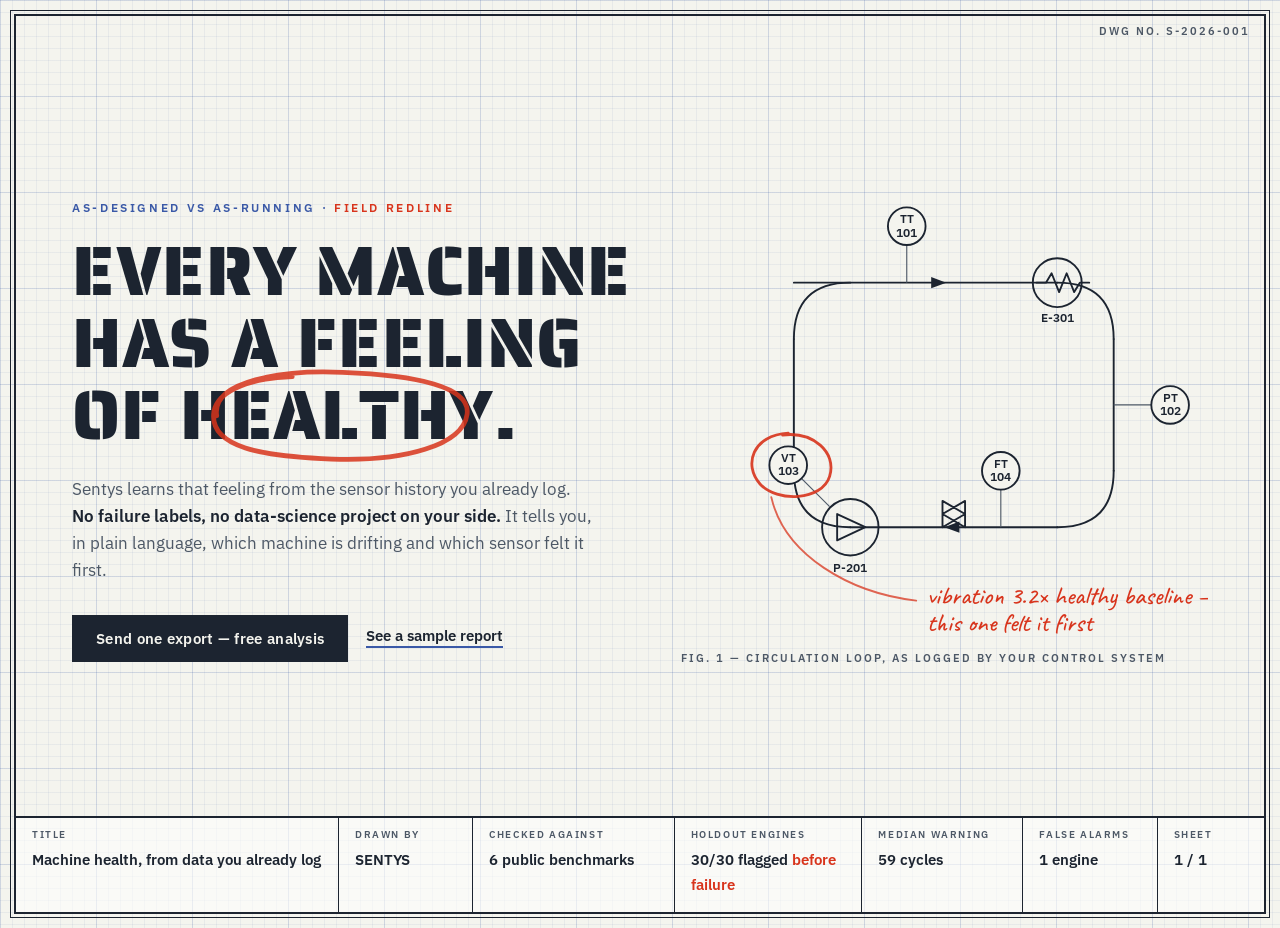
<file: concepts/redline/index.html>
<!DOCTYPE html>
<html lang="en">
<head>
<meta charset="utf-8">
<meta name="viewport" content="width=device-width, initial-scale=1">
<title>Sentys — concept: REDLINE (as-designed vs as-running)</title>
<meta name="description" content="Counter-concept prototype: the engineering drawing sheet, redlined by reality. Single fold only.">
<meta name="robots" content="noindex">
<link rel="icon" href="data:,">
<style>
@font-face{font-family:'Stencil';src:url('fonts/stencil.woff2') format('woff2');font-display:swap}
@font-face{font-family:'Plex';src:url('fonts/plex-400.woff2') format('woff2');font-weight:400;font-display:swap}
@font-face{font-family:'Plex';src:url('fonts/plex-600.woff2') format('woff2');font-weight:600;font-display:swap}
@font-face{font-family:'Checker';src:url('fonts/caveat-500.woff2') format('woff2');font-weight:500;font-display:swap}

:root{
  --vellum:#f4f4ee;
  --ink:#1c2430;
  --ink-dim:#4d5866;
  --draft:#3a59a7;          /* drafting blue */
  --draft-faint:rgba(58,89,167,.14);
  --draft-ghost:rgba(58,89,167,.07);
  --pencil:#d8341c;         /* red pencil */
}
*{box-sizing:border-box}
html,body{margin:0}
body{
  min-height:100vh; color:var(--ink);
  font:400 16px/1.6 'Plex',system-ui,sans-serif;
  background:
    linear-gradient(var(--draft-faint) 1px, transparent 1px),
    linear-gradient(90deg, var(--draft-faint) 1px, transparent 1px),
    linear-gradient(var(--draft-ghost) 1px, transparent 1px),
    linear-gradient(90deg, var(--draft-ghost) 1px, transparent 1px),
    var(--vellum);
  background-size:96px 96px, 96px 96px, 12px 12px, 12px 12px, auto;
}
/* the sheet frame */
.sheet{
  position:relative; min-height:100vh;
  display:flex; flex-direction:column;
  margin:14px; border:2px solid var(--ink);
  outline:1px solid var(--ink); outline-offset:3px;
}
.dwgno{
  position:absolute; top:10px; right:14px;
  font:600 11px/1 'Plex'; letter-spacing:.18em; color:var(--ink-dim);
}
.fold{
  flex:1; display:grid; grid-template-columns:minmax(0,10fr) minmax(0,9fr);
  gap:24px; align-items:center; padding:56px 56px 24px;
}
.eyebrow{
  font:600 12px/1 'Plex'; letter-spacing:.22em; text-transform:uppercase;
  color:var(--draft); margin:0 0 22px;
}
.eyebrow .rl{color:var(--pencil)}
h1{
  font:400 clamp(40px,5.4vw,72px)/1.04 'Stencil';
  letter-spacing:.01em; text-transform:uppercase; margin:0 0 24px;
  text-wrap:balance;
}
.circled{position:relative; display:inline-block}
.circled svg{position:absolute; inset:-22% -15%; width:130%; height:144%; overflow:visible; pointer-events:none}
.circled path{
  fill:none; stroke:var(--pencil); stroke-width:3.4; stroke-linecap:round; opacity:.85;
  stroke-dasharray:620; stroke-dashoffset:620; animation:draw 1s ease-out .5s forwards;
}
@keyframes draw{to{stroke-dashoffset:0}}
.sub{max-width:52ch; margin:0 0 30px; font-size:17px; color:var(--ink-dim)}
.sub b{color:var(--ink)}
.cta{display:flex; gap:18px; align-items:center; flex-wrap:wrap}
.btn{
  display:inline-block; padding:14px 22px; text-decoration:none;
  font:600 15px/1 'Plex'; letter-spacing:.02em;
  background:var(--ink); color:var(--vellum); border:2px solid var(--ink);
}
.btn:hover{background:var(--draft); border-color:var(--draft)}
.ghost{
  color:var(--ink); text-decoration:none; font:600 15px/1 'Plex';
  border-bottom:2px solid var(--draft); padding-bottom:3px;
}
.ghost:hover{color:var(--draft)}
:focus-visible{outline:3px solid var(--draft); outline-offset:2px}

/* the schematic */
.fig{min-width:0}
figure{margin:0}
.fig svg{width:100%; height:auto; display:block}
.fig .sym{stroke:var(--ink); stroke-width:2; fill:none; stroke-linejoin:round; stroke-linecap:round}
.fig .stem{stroke:var(--ink-dim); stroke-width:1.2}
.fig .tagc{stroke:var(--ink); stroke-width:2; fill:var(--vellum)}
.fig text{font:600 13px 'Plex'; fill:var(--ink); text-anchor:middle}
.fig .arr{fill:var(--ink); stroke:none}
.fig .redline{
  fill:none; stroke:var(--pencil); stroke-width:3; stroke-linecap:round; opacity:.9;
  stroke-dasharray:300; stroke-dashoffset:300; animation:draw .7s ease-out 1.5s forwards;
}
.fig .lead{
  fill:none; stroke:var(--pencil); stroke-width:2; stroke-linecap:round; opacity:.75;
  stroke-dasharray:220; stroke-dashoffset:220; animation:draw .5s ease-out 2.1s forwards;
}
.fig .note{
  font:500 27px/1.15 'Checker'; fill:var(--pencil); text-anchor:start;
  opacity:0; animation:appear .4s ease-out 2.5s forwards;
}
@keyframes appear{to{opacity:1}}
figcaption{
  margin-top:10px; font:600 11px/1.5 'Plex'; letter-spacing:.18em;
  text-transform:uppercase; color:var(--ink-dim);
}

/* title block */
.titleblock{
  display:grid; grid-template-columns:2.4fr 1fr 1.5fr 1.4fr 1.2fr 1fr .8fr;
  border-top:2px solid var(--ink); background:rgba(255,255,255,.55);
}
.tb{padding:12px 16px 14px; border-left:1px solid var(--ink)}
.tb:first-child{border-left:none}
.tb .l{
  display:block; font:600 10px/1 'Plex'; letter-spacing:.16em;
  text-transform:uppercase; color:var(--ink-dim); margin-bottom:7px;
}
.tb .v{font:600 15px/1.3 'Plex'; color:var(--ink)}
.tb .v i{font-style:normal; color:var(--pencil)}

@media (max-width:960px){
  .fold{grid-template-columns:1fr; gap:34px; padding:56px 26px 24px; align-items:start}
  .titleblock{grid-template-columns:1fr 1fr; border-top:2px solid var(--ink)}
  .tb{border-left:none; border-top:1px solid var(--draft-faint)}
  .tb:first-child{grid-column:1/-1}
}
@media (prefers-reduced-motion:reduce){
  .circled path,.fig .redline,.fig .lead{animation:none; stroke-dashoffset:0}
  .note{animation:none; opacity:1}
}
</style>
</head>
<body>
<div class="sheet">
  <span class="dwgno">DWG NO. S-2026-001</span>

  <main class="fold">
    <div class="copy">
      <p class="eyebrow">As-designed vs as-running · <span class="rl">field redline</span></p>
      <h1>Every machine has a feeling of <span class="circled">healthy<svg viewBox="0 0 200 74" aria-hidden="true"><path d="M14 37 C 10 12, 62 4, 104 6 C 156 8, 196 16, 193 36 C 190 58, 148 70, 96 68 C 48 66, 8 60, 12 34 C 15 18, 40 10, 68 9"/></svg></span>.</h1>
      <p class="sub">Sentys learns that feeling from the sensor history you already log.
        <b>No failure labels, no data-science project on your side.</b> It tells you, in plain
        language, which machine is drifting and which sensor felt it first.</p>
      <div class="cta">
        <a class="btn" href="mailto:frixos@sentys.ai">Send one export — free analysis</a>
        <a class="ghost" href="../../sample-report.html">See a sample report</a>
      </div>
    </div>

    <figure class="fig">
      <svg viewBox="0 0 560 470" role="img" aria-label="Piping and instrumentation diagram of a circulation loop: pump P-201 with four instrument tags. The vibration tag VT-103 is circled in red pencil with the note: vibration 3.2 times healthy baseline — this one felt it first.">
        <!-- pipe loop -->
        <path class="sym" d="M120 90 H 400 M460 150 V 290 M400 350 H 180 M120 290 V 150"/>
        <path class="sym" d="M400 90 q 60 0 60 60 M460 290 q 0 60 -60 60 M120 150 q 0 -60 60 -60 M180 350 q -60 0 -60 -60"/>
        <!-- flow arrows -->
        <path class="arr" d="M266 84 l 16 6 -16 6 z"/>
        <path class="arr" d="M296 344 l -16 6 16 6 z"/>
        <!-- heat exchanger, top right -->
        <circle class="sym" cx="400" cy="90" r="26"/>
        <path class="sym" d="M378 90 h 10 l 6 -10 8 20 8 -20 8 20 6 -10 h 10" stroke-width="1.6"/>
        <text x="400" y="132">E-301</text>
        <!-- valve, bottom -->
        <path class="sym" d="M300 336 l 0 28 24 -14 z M324 336 l 0 28 -24 -14 z" transform="translate(-22 -14)"/>
        <!-- pump, bottom left -->
        <circle class="sym" cx="180" cy="350" r="30"/>
        <path class="sym" d="M166 336 L 196 350 L 166 364 z" stroke-width="1.6"/>
        <text x="180" y="398">P-201</text>
        <!-- instruments on stems -->
        <path class="stem" d="M240 90 V 48"/>
        <circle class="tagc" cx="240" cy="30" r="20"/>
        <text x="240" y="27">TT</text><text x="240" y="41">101</text>
        <path class="stem" d="M460 220 H 502"/>
        <circle class="tagc" cx="520" cy="220" r="20"/>
        <text x="520" y="217">PT</text><text x="520" y="231">102</text>
        <path class="stem" d="M340 350 V 308"/>
        <circle class="tagc" cx="340" cy="290" r="20"/>
        <text x="340" y="287">FT</text><text x="340" y="301">104</text>
        <path class="stem" d="M158 328 L 128 298"/>
        <circle class="tagc" cx="114" cy="284" r="20"/>
        <text x="114" y="281">VT</text><text x="114" y="295">103</text>
        <!-- the redline -->
        <path class="redline" d="M114 250 C 76 252, 66 284, 84 304 C 102 324, 150 322, 158 296 C 166 270, 140 248, 108 252"/>
        <path class="lead" d="M96 318 C 110 380, 180 420, 250 428"/>
        <text class="note" x="262" y="432">vibration 3.2× healthy baseline —</text>
        <text class="note" x="262" y="460">this one felt it first</text>
      </svg>
      <figcaption>Fig. 1 — circulation loop, as logged by your control system</figcaption>
    </figure>
  </main>

  <div class="titleblock" role="list">
    <div class="tb" role="listitem"><span class="l">Title</span><span class="v">Machine health, from data you already log</span></div>
    <div class="tb" role="listitem"><span class="l">Drawn by</span><span class="v">SENTYS</span></div>
    <div class="tb" role="listitem"><span class="l">Checked against</span><span class="v">6 public benchmarks</span></div>
    <div class="tb" role="listitem"><span class="l">Holdout engines</span><span class="v">30/30 flagged <i>before failure</i></span></div>
    <div class="tb" role="listitem"><span class="l">Median warning</span><span class="v">59 cycles</span></div>
    <div class="tb" role="listitem"><span class="l">False alarms</span><span class="v">1 engine</span></div>
    <div class="tb" role="listitem"><span class="l">Sheet</span><span class="v">1 / 1</span></div>
  </div>
</div>
</body>
</html>
</file>
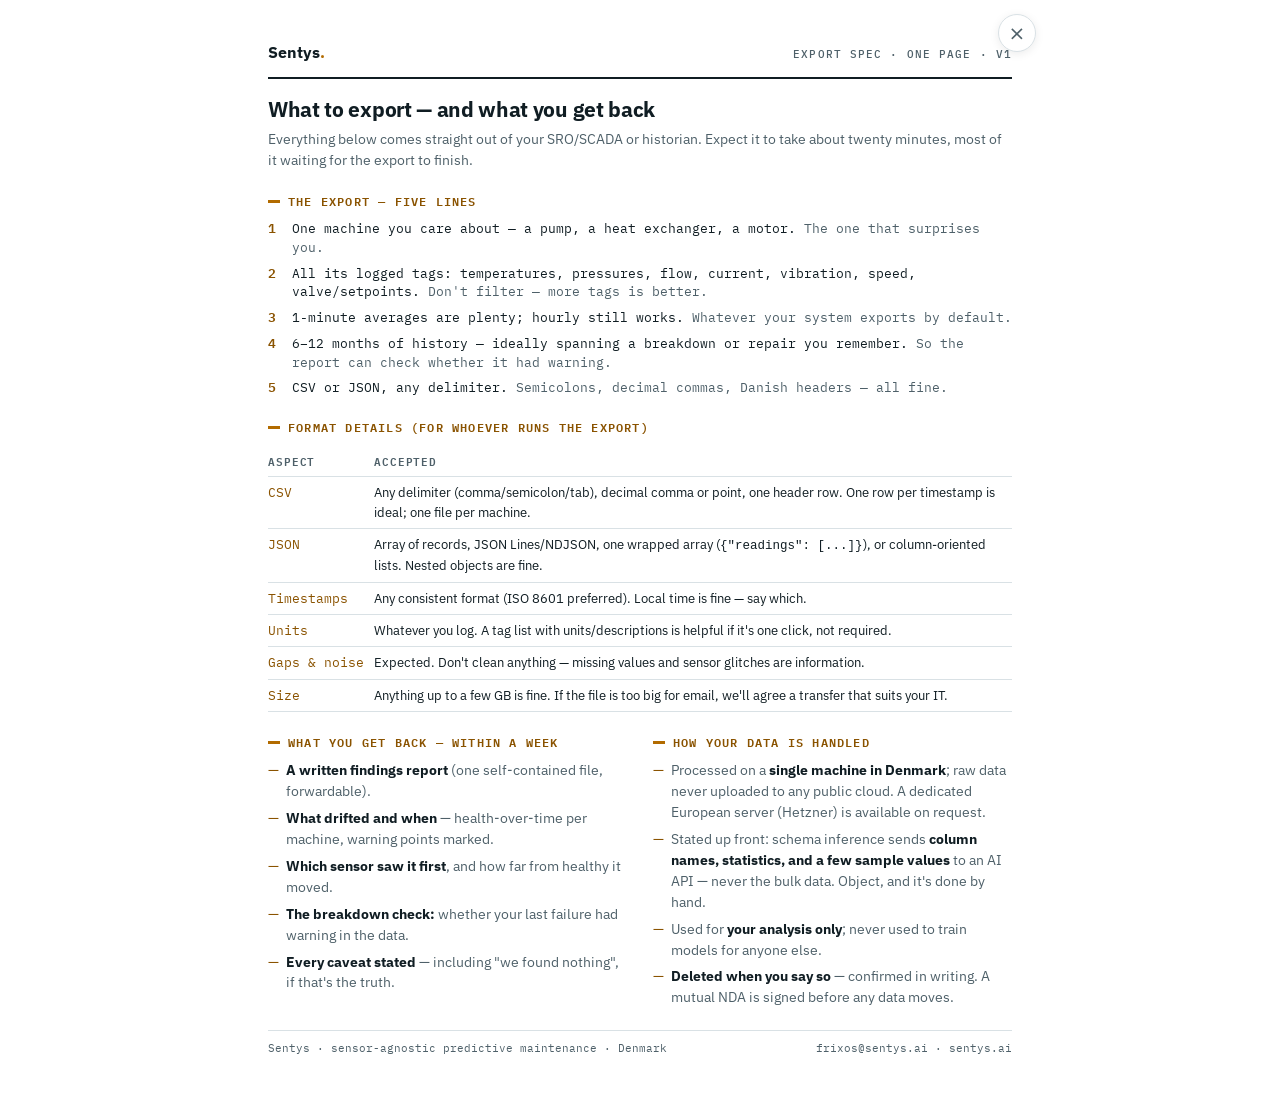
<file: data-spec.html>
<!DOCTYPE html>
<html lang="en">
<head>
<meta charset="utf-8">
<meta name="viewport" content="width=device-width, initial-scale=1">
<title>Sentys — Export spec (one page)</title>
<link rel="preconnect" href="https://fonts.googleapis.com">
<link rel="preconnect" href="https://fonts.gstatic.com" crossorigin>
<link href="https://fonts.googleapis.com/css2?family=IBM+Plex+Mono:wght@400;500;600&family=IBM+Plex+Sans:wght@400;500;600;700&display=swap" rel="stylesheet">
<link rel="icon" href="data:image/svg+xml,%3Csvg xmlns='http://www.w3.org/2000/svg' viewBox='0 0 32 32'%3E%3Crect width='32' height='32' rx='6' fill='%230f1216'/%3E%3Cpath d='M6 16c3.3 0 3.3-6 6.7-6s3.3 6 6.6 6 3.4-6 6.7-6' fill='none' stroke='%23f0a43c' stroke-width='2.2' stroke-linecap='round'/%3E%3C/svg%3E">
<style>
  :root {
    --bg:#f5f7f8; --surface:#ffffff; --ink:#101d23; --dim:#4e6069;
    --line:#d9e1e5; --signal:#b26b00; --signal-deep:#8a5300; --green:#2e7d46;
    --sans:'IBM Plex Sans',-apple-system,"Segoe UI",Roboto,Helvetica,Arial,sans-serif;
    --mono:'IBM Plex Mono',ui-monospace,SFMono-Regular,Menlo,Consolas,monospace;
  }
  * { box-sizing:border-box; }
  body {
    margin:0 auto; max-width:800px; padding:40px 28px; background:var(--surface);
    color:var(--ink); font:400 13.5px/1.55 var(--sans);
  }
  header { display:flex; justify-content:space-between; align-items:baseline; gap:12px;
           border-bottom:2px solid var(--ink); padding-bottom:12px; margin-bottom:6px; }
  .brand { font-weight:700; font-size:16px; } .brand span { color:var(--signal); }
  header .tag { font:500 11px var(--mono); letter-spacing:.1em; text-transform:uppercase; color:var(--dim); }
  h1 { font-size:21px; margin:14px 0 4px; letter-spacing:-.015em; }
  .lead { color:var(--dim); margin:0 0 18px; }
  h2 { font:600 12px var(--mono); letter-spacing:.1em; text-transform:uppercase;
       color:var(--signal-deep); margin:20px 0 8px; display:flex; align-items:center; gap:8px; }
  h2::before { content:""; width:12px; height:3px; background:var(--signal); }
  ol.spec { margin:0; padding-left:0; list-style:none; counter-reset:s; display:grid; gap:7px; }
  ol.spec li { counter-increment:s; padding-left:24px; position:relative; font:400 12.5px/1.5 var(--mono); color:var(--ink); }
  ol.spec li::before { content:counter(s); position:absolute; left:0; color:var(--signal-deep); font-weight:600; }
  ol.spec li .why { color:var(--dim); }
  table { width:100%; border-collapse:collapse; font-size:12.5px; }
  th, td { text-align:left; padding:6px 10px 6px 0; border-bottom:1px solid var(--line); vertical-align:top; }
  th { font:600 11px var(--mono); letter-spacing:.08em; text-transform:uppercase; color:var(--dim); }
  td.k { font-family:var(--mono); white-space:nowrap; color:var(--signal-deep); }
  ul.plain { margin:0; padding-left:0; list-style:none; display:grid; gap:6px; }
  ul.plain li { padding-left:18px; position:relative; color:var(--dim); }
  ul.plain li::before { content:"—"; position:absolute; left:0; color:var(--signal-deep); }
  ul.plain li b { color:var(--ink); }
  .cols { display:grid; grid-template-columns:1fr 1fr; gap:26px; }
  @media (max-width:640px){ .cols { grid-template-columns:1fr; } }
  footer { margin-top:22px; padding-top:10px; border-top:1px solid var(--line);
           font:400 11px var(--mono); color:var(--dim); display:flex; justify-content:space-between; flex-wrap:wrap; gap:8px; }
  .xclose { position:fixed; top:14px; right:auto; left:min(calc(50% + 358px), calc(100vw - 54px)); z-index:50;
    width:38px; height:38px; display:flex; align-items:center; justify-content:center;
    font:300 20px/1 system-ui,sans-serif; color:var(--dim); background:var(--surface);
    border:1px solid var(--line); border-radius:50%; text-decoration:none;
    box-shadow:0 2px 10px rgba(0,0,0,.08); }
  .xclose:hover { color:var(--ink); }
  @media print {
    body { padding:0; font-size:12px; max-width:none; }
    @page { size:A4; margin:16mm 15mm; }
    a { color:inherit; text-decoration:none; }
    .xclose { display:none; }
  }
</style>
</head>
<body>
<a class="xclose" href="./" aria-label="Close and return to sentys.ai" title="Close" onclick="if(document.referrer.indexOf(location.host)>-1&&history.length>1){history.back();return false}">×</a>

<header>
  <div class="brand">Sentys<span>.</span></div>
  <div class="tag">Export spec · one page · v1</div>
</header>

<h1>What to export — and what you get back</h1>
<p class="lead">Everything below comes straight out of your SRO/SCADA or historian. Expect it to take about twenty minutes, most of it waiting for the export to finish.</p>

<h2>The export — five lines</h2>
<ol class="spec">
  <li>One machine you care about — a pump, a heat exchanger, a motor. <span class="why">The one that surprises you.</span></li>
  <li>All its logged tags: temperatures, pressures, flow, current, vibration, speed, valve/setpoints. <span class="why">Don't filter — more tags is better.</span></li>
  <li>1-minute averages are plenty; hourly still works. <span class="why">Whatever your system exports by default.</span></li>
  <li>6–12 months of history — ideally spanning a breakdown or repair you remember. <span class="why">So the report can check whether it had warning.</span></li>
  <li>CSV or JSON, any delimiter. <span class="why">Semicolons, decimal commas, Danish headers — all fine.</span></li>
</ol>

<h2>Format details (for whoever runs the export)</h2>
<table>
  <tr><th>Aspect</th><th>Accepted</th></tr>
  <tr><td class="k">CSV</td><td>Any delimiter (comma/semicolon/tab), decimal comma or point, one header row. One row per timestamp is ideal; one file per machine.</td></tr>
  <tr><td class="k">JSON</td><td>Array of records, JSON Lines/NDJSON, one wrapped array (<code>{"readings": [...]}</code>), or column-oriented lists. Nested objects are fine.</td></tr>
  <tr><td class="k">Timestamps</td><td>Any consistent format (ISO 8601 preferred). Local time is fine — say which.</td></tr>
  <tr><td class="k">Units</td><td>Whatever you log. A tag list with units/descriptions is helpful if it's one click, not required.</td></tr>
  <tr><td class="k">Gaps &amp; noise</td><td>Expected. Don't clean anything — missing values and sensor glitches are information.</td></tr>
  <tr><td class="k">Size</td><td>Anything up to a few GB is fine. If the file is too big for email, we'll agree a transfer that suits your IT.</td></tr>
</table>

<div class="cols">
  <div>
    <h2>What you get back — within a week</h2>
    <ul class="plain">
      <li><b>A written findings report</b> (one self-contained file, forwardable).</li>
      <li><b>What drifted and when</b> — health-over-time per machine, warning points marked.</li>
      <li><b>Which sensor saw it first</b>, and how far from healthy it moved.</li>
      <li><b>The breakdown check:</b> whether your last failure had warning in the data.</li>
      <li><b>Every caveat stated</b> — including "we found nothing", if that's the truth.</li>
    </ul>
  </div>
  <div>
    <h2>How your data is handled</h2>
    <ul class="plain">
      <li>Processed on a <b>single machine in Denmark</b>; raw data never uploaded to any public
        cloud. A dedicated European server (Hetzner) is available on request.</li>
      <li>Stated up front: schema inference sends <b>column names, statistics, and a few sample values</b> to an AI API — never the bulk data. Object, and it's done by hand.</li>
      <li>Used for <b>your analysis only</b>; never used to train models for anyone else.</li>
      <li><b>Deleted when you say so</b> — confirmed in writing. A mutual NDA is signed before any data moves.</li>
    </ul>
  </div>
</div>

<footer>
  <span>Sentys · sensor-agnostic predictive maintenance · Denmark</span>
  <span>frixos@sentys.ai<!-- DOMAIN swap-in --> · sentys.ai<!-- DOMAIN swap-in --></span>
</footer>

</body>
</html>
</file>
